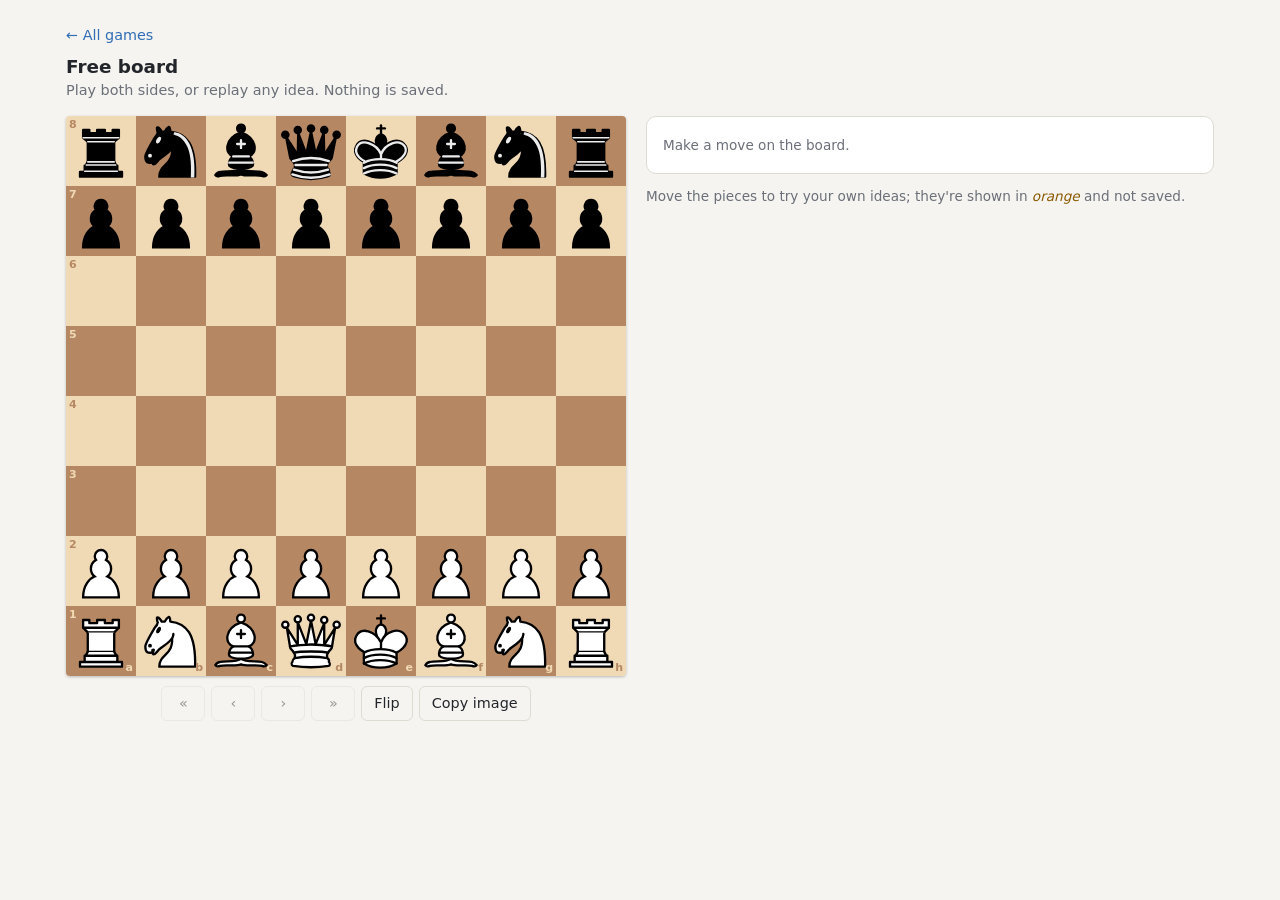
<file: static/game.html>
<!doctype html>
<html lang="en">
<head>
	<meta charset="utf-8" />
	<meta name="viewport" content="width=device-width, initial-scale=1" />
	<title>Game - Vincent's chess games</title>
	<link rel="icon" href="pieces/wN.svg" type="image/svg+xml" />
	<link rel="stylesheet" href="style.css" />
</head>
<body>
	<main>
		<a class="home-link" href="./">&larr; All games</a>
		<div class="players" id="players">Loading...</div>
		<div class="game-meta" id="meta"></div>
		<p class="error" id="load-error" hidden></p>

		<div class="game-layout" style="margin-top: 14px">
			<div class="board-wrap">
				<div id="board"></div>
				<div class="board-controls">
					<button class="secondary" type="button" id="first" title="Start (Home)">&laquo;</button>
					<button class="secondary" type="button" id="prev" title="Previous move (&larr;)">&lsaquo;</button>
					<button class="secondary" type="button" id="next" title="Next move (&rarr;)">&rsaquo;</button>
					<button class="secondary" type="button" id="last" title="End of this line (End)">&raquo;</button>
					<button class="secondary" type="button" id="flip" title="Flip the board">Flip</button>
					<button class="secondary" type="button" id="copy-png" title="Copy the board as an image (PNG)">Copy image</button>
				</div>
			</div>

			<div>
				<div class="card">
					<div class="moves" id="moves"></div>
					<div class="current-comment" id="current-comment"></div>
				</div>

				<div class="toolbar" id="visitor-bar">
					<span class="small muted" id="explore-note">Move the pieces to try your own ideas; they're shown in <span style="color: var(--local); font-style: italic">orange</span> and not saved.</span>
					<button class="secondary small hidden" type="button" id="clear-local">Clear my moves</button>
					<a class="button secondary small hidden" id="download-pgn" href="#">Download PGN</a>
					<a class="button secondary small hidden" id="analyze-chesscom" href="#" target="_blank" rel="noopener" title="Open this game in Chess.com's analysis board (new tab)">Analyze at Chess.com</a>
				</div>

				<div class="editor card hidden" id="editor">
					<fieldset>
						<legend>Selected move</legend>
						<div class="small muted" id="selected-label"></div>
						<textarea id="comment" rows="3" placeholder="Comment after this move"></textarea>
						<div class="nag-buttons" id="move-nags"></div>
						<div class="nag-buttons" id="position-nags"></div>
						<div class="toolbar" style="margin: 6px 0 0">
							<button class="secondary small" type="button" id="promote" title="Move this variation one place up">Promote variation</button>
							<button class="secondary small" type="button" id="mainline">Make main line</button>
							<button class="danger small" type="button" id="delete-move">Delete from here</button>
						</div>
					</fieldset>
					<fieldset>
						<legend>Game</legend>
						<div class="fields" id="fields"></div>
						<label class="small" style="display: block; margin-top: 8px"><input type="checkbox" id="published" /> Published (visible to visitors)</label>
					</fieldset>
					<div class="toolbar">
						<button type="button" id="save">Save</button>
						<span id="save-status" class="small"></span>
					</div>
					<details>
						<summary class="small">Load PGN into this game</summary>
						<p class="small muted">Replaces this game's moves and details with the first game in the text. Save afterwards.</p>
						<textarea id="pgn-text" rows="6" spellcheck="false"></textarea>
						<div class="toolbar"><button class="secondary small" type="button" id="pgn-load">Load</button><span id="pgn-status" class="small"></span></div>
					</details>
					<div class="toolbar" style="justify-content: flex-end">
						<button class="danger small" type="button" id="delete-game">Delete game</button>
					</div>
				</div>
			</div>
		</div>
	</main>
	<script type="module" src="game.js"></script>
</body>
</html>
</file>
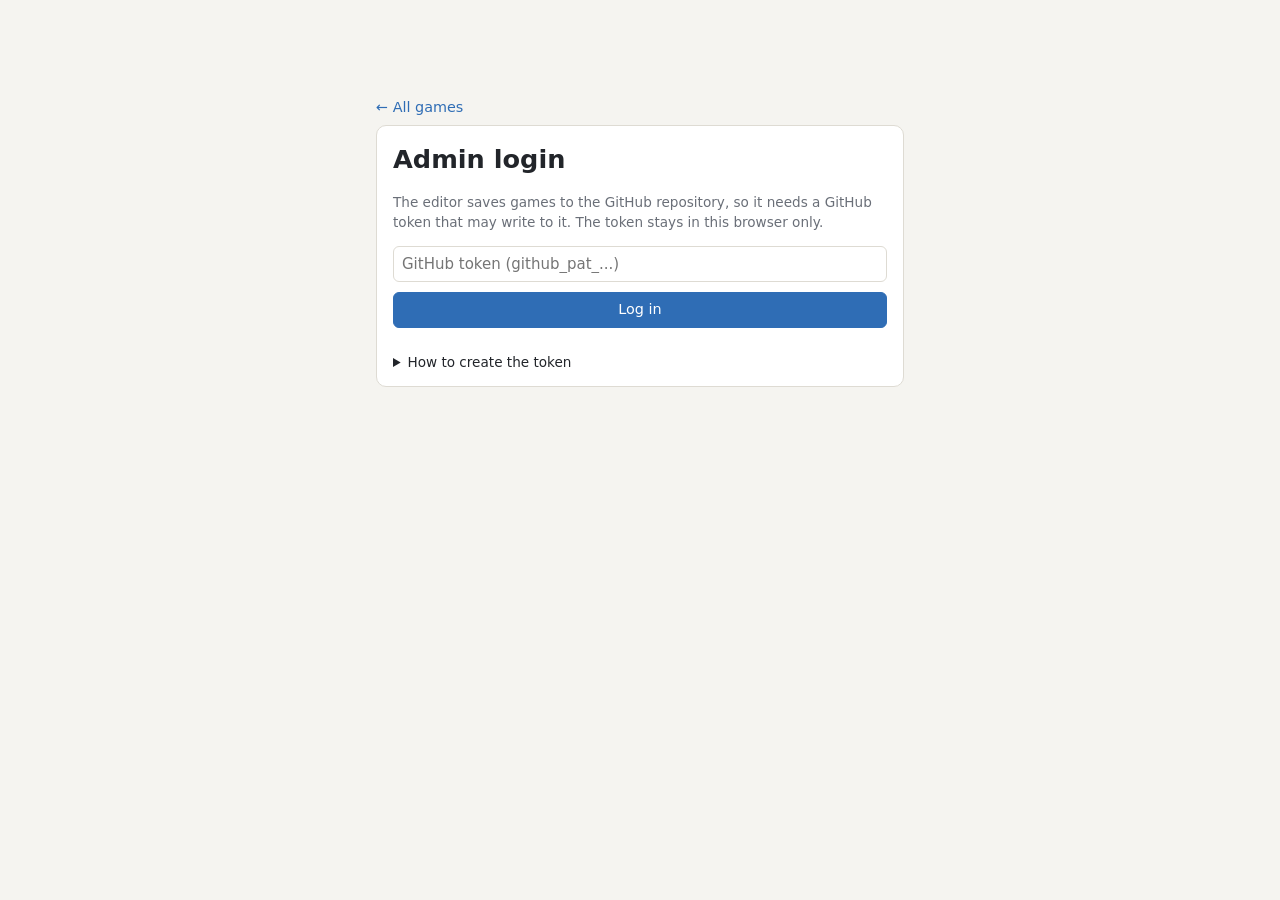
<file: static/login.html>
<!doctype html>
<html lang="en">
<head>
	<meta charset="utf-8" />
	<meta name="viewport" content="width=device-width, initial-scale=1" />
	<title>Admin login - Vincent's chess games</title>
	<link rel="icon" href="pieces/wN.svg" type="image/svg+xml" />
	<link rel="stylesheet" href="style.css" />
</head>
<body>
	<main style="max-width: 560px; margin-top: 8vh">
		<a class="home-link" href="./">&larr; All games</a>
		<div class="card">
			<h1>Admin login</h1>
			<p class="small muted">The editor saves games to the GitHub repository, so it needs a GitHub token that may write to it. The token stays in this browser only.</p>
			<form id="login-form" style="display: flex; flex-direction: column; gap: 10px; margin-top: 12px">
				<input type="password" id="token" placeholder="GitHub token (github_pat_...)" autocomplete="off" spellcheck="false" required />
				<button type="submit">Log in</button>
				<span id="login-error" class="error small"></span>
			</form>
			<details style="margin-top: 14px">
				<summary class="small">How to create the token</summary>
				<ol class="small">
					<li>On GitHub: <a href="https://github.com/settings/personal-access-tokens/new" target="_blank" rel="noopener">Settings &rarr; Developer settings &rarr; Fine-grained tokens &rarr; Generate new token</a>.</li>
					<li>Repository access: <strong>Only select repositories</strong> &rarr; <code id="repo-name"></code>.</li>
					<li>Permissions &rarr; Repository permissions &rarr; <strong>Contents: Read and write</strong> (nothing else).</li>
					<li>Pick an expiry date, generate, and paste the token above.</li>
				</ol>
			</details>
		</div>
	</main>
	<script type="module">
		import { $ } from "./common.js";
		import { GITHUB } from "./config.js";
		import { checkToken, setToken } from "./github.js";
		$("repo-name").textContent = `${GITHUB.owner}/${GITHUB.repo}`;
		$("login-form").addEventListener("submit", async (event) => {
			event.preventDefault();
			$("login-error").textContent = "Checking...";
			setToken($("token").value.trim());
			try {
				await checkToken();
				location.href = "./";
			} catch (err) {
				setToken("");
				$("login-error").textContent = err.message;
			}
		});
	</script>
</body>
</html>
</file>
<file: static/style.css>
:root {
	--bg: #f5f4f0;
	--fg: #22252a;
	--muted: #6a6f78;
	--card: #ffffff;
	--line: #dedbd3;
	--accent: #2f6db5;
	--accent-fg: #ffffff;
	--danger: #b3261e;
	--ok: #2e7d32;
	--local: #8a5a00;
	--light-sq: #f0d9b5;
	--dark-sq: #b58863;
	--current: rgba(47, 109, 181, 0.16);
}
@media (prefers-color-scheme: dark) {
	:root {
		--bg: #17191c;
		--fg: #e6e8eb;
		--muted: #9aa1ab;
		--card: #202328;
		--line: #33373e;
		--accent: #6ea8ff;
		--accent-fg: #0d1520;
		--danger: #ff7b72;
		--ok: #7ccf83;
		--local: #e6b450;
		--current: rgba(110, 168, 255, 0.2);
	}
}
* { box-sizing: border-box; }
body { margin: 0; background: var(--bg); color: var(--fg); font: 15px/1.5 system-ui, -apple-system, "Segoe UI", Roboto, sans-serif; }
a { color: var(--accent); }
main { max-width: 1180px; margin: 0 auto; padding: 24px 16px 48px; }
h1 { margin: 0 0 4px; font-size: 1.6rem; }
h2 { margin: 28px 0 10px; font-size: 1.05rem; }
.muted { color: var(--muted); }
.small { font-size: 0.85rem; }
.error { color: var(--danger); }
.hidden, [hidden] { display: none !important; }
a.home-link { display: inline-block; margin-bottom: 6px; text-decoration: none; font-size: 0.9rem; }
.toolbar { display: flex; flex-wrap: wrap; gap: 8px; align-items: center; margin: 12px 0; }
button, .button {
	font: inherit; font-size: 0.9rem; padding: 6px 12px; border-radius: 6px; cursor: pointer;
	border: 1px solid var(--accent); background: var(--accent); color: var(--accent-fg); text-decoration: none; display: inline-block;
}
button.secondary, .button.secondary { background: transparent; color: var(--fg); border-color: var(--line); }
button.danger { background: transparent; color: var(--danger); border-color: var(--danger); }
button:disabled { opacity: 0.45; cursor: default; }
button.small { padding: 3px 8px; font-size: 0.82rem; }
input, select, textarea {
	font: inherit; padding: 6px 8px; border: 1px solid var(--line); border-radius: 6px; background: var(--card); color: var(--fg); max-width: 100%;
}
textarea { width: 100%; }
input.invalid { border-color: var(--danger); outline-color: var(--danger); }
.card { background: var(--card); border: 1px solid var(--line); border-radius: 10px; padding: 14px 16px; }
.badge { display: inline-block; font-size: 0.75rem; padding: 1px 7px; border-radius: 10px; background: rgba(138, 90, 0, 0.15); color: var(--local); margin-left: 6px; vertical-align: middle; }

/* -- game list -- */
table.games { width: 100%; border-collapse: collapse; background: var(--card); border: 1px solid var(--line); border-radius: 10px; overflow: hidden; }
table.games th, table.games td { text-align: left; padding: 8px 10px; border-bottom: 1px solid var(--line); vertical-align: top; }
table.games th { font-size: 0.8rem; text-transform: uppercase; letter-spacing: 0.04em; color: var(--muted); font-weight: 600; }
table.games tr:last-child td { border-bottom: none; }
table.games tbody tr { cursor: pointer; }
table.games tbody tr:hover td { background: var(--current); }
table.games .club { display: block; color: var(--muted); font-size: 0.82rem; }
table.games .result { white-space: nowrap; font-weight: 600; }
@media (max-width: 700px) {
	table.games .wide { display: none; }
}

/* -- game page layout -- */
.game-layout { display: grid; grid-template-columns: minmax(280px, 560px) minmax(280px, 1fr); gap: 20px; align-items: start; }
@media (max-width: 860px) { .game-layout { grid-template-columns: 1fr; } }
.players { font-size: 1.15rem; font-weight: 600; }
.players .vs { color: var(--muted); font-weight: 400; margin: 0 6px; }
.game-meta { color: var(--muted); font-size: 0.9rem; }

/* -- board -- */
.board-wrap { width: 100%; max-width: 560px; }
.board {
	position: relative; display: grid; grid-template-columns: repeat(8, 1fr); width: 100%; aspect-ratio: 1;
	border-radius: 4px; overflow: hidden; user-select: none; -webkit-user-select: none; touch-action: none;
	box-shadow: 0 1px 3px rgba(0, 0, 0, 0.25);
}
.sq { position: relative; aspect-ratio: 1; }
.sq.light { background: var(--light-sq); }
.sq.dark { background: var(--dark-sq); }
.sq img { position: absolute; inset: 0; width: 100%; height: 100%; cursor: grab; }
.sq.last::before { content: ""; position: absolute; inset: 0; background: rgba(205, 210, 106, 0.55); }
.sq.selected::before { content: ""; position: absolute; inset: 0; background: rgba(20, 85, 30, 0.45); }
.sq.check::before { content: ""; position: absolute; inset: 0; background: radial-gradient(circle, rgba(255, 0, 0, 0.8) 0%, rgba(231, 0, 0, 0.4) 40%, transparent 70%); }
.sq.target::after { content: ""; position: absolute; left: 36%; top: 36%; width: 28%; height: 28%; border-radius: 50%; background: rgba(20, 85, 30, 0.45); pointer-events: none; }
.sq.capture::after { left: 4%; top: 4%; width: 92%; height: 92%; background: transparent; border: 5px solid rgba(20, 85, 30, 0.45); box-sizing: border-box; }
.sq .coord { position: absolute; font-size: 11px; font-weight: 600; pointer-events: none; z-index: 1; line-height: 1; }
.sq .coord.rank { left: 3px; top: 3px; }
.sq .coord.file { right: 3px; bottom: 3px; }
.sq.light .coord { color: var(--dark-sq); }
.sq.dark .coord { color: var(--light-sq); }
.drag-ghost { position: fixed; transform: translate(-50%, -50%); pointer-events: none; z-index: 1000; }
.promotion { position: absolute; inset: 0; background: rgba(0, 0, 0, 0.45); display: flex; align-items: center; justify-content: center; gap: 8px; z-index: 10; }
.promotion button { width: 18%; aspect-ratio: 1; padding: 4px; background: var(--light-sq); border: 2px solid #fff; border-radius: 8px; }
.promotion img { width: 100%; height: 100%; }
.board-controls { display: flex; gap: 6px; justify-content: center; margin-top: 10px; flex-wrap: wrap; }
.board-controls button { min-width: 44px; }

/* -- move list -- */
.moves { max-height: 60vh; overflow-y: auto; line-height: 1.9; }
.moves .move { cursor: pointer; padding: 1px 3px; border-radius: 4px; white-space: nowrap; }
.moves .move:hover { background: var(--current); }
.moves .move.current { background: var(--accent); color: var(--accent-fg); }
.moves .move.local { color: var(--local); font-style: italic; }
.moves .move.local.current { color: var(--accent-fg); }
.moves .num { color: var(--muted); }
.moves .main > .move { font-weight: 600; }
.moves .variation { margin: 2px 0 2px 14px; padding-left: 8px; border-left: 2px solid var(--line); font-size: 0.93em; }
.moves .comment { color: var(--muted); font-style: italic; margin: 0 3px; }
.moves .game-comment { display: block; margin-bottom: 6px; }
.moves .result { font-weight: 600; margin-left: 4px; }
.current-comment { margin-top: 10px; white-space: pre-wrap; }

/* -- editor -- */
.editor fieldset { border: 1px solid var(--line); border-radius: 8px; padding: 10px 12px; margin: 0 0 12px; }
.editor legend { font-weight: 600; font-size: 0.9rem; padding: 0 4px; }
.fields { display: grid; grid-template-columns: repeat(auto-fill, minmax(170px, 1fr)); gap: 8px; }
.fields label { display: flex; flex-direction: column; gap: 2px; font-size: 0.82rem; color: var(--muted); }
.nag-buttons { display: flex; flex-wrap: wrap; gap: 4px; margin: 6px 0; }
.nag-buttons button { min-width: 38px; }
.nag-buttons button.on { background: var(--accent); color: var(--accent-fg); border-color: var(--accent); }
.dirty { color: var(--local); font-weight: 600; }
footer { margin-top: 40px; color: var(--muted); font-size: 0.85rem; }
</file>
